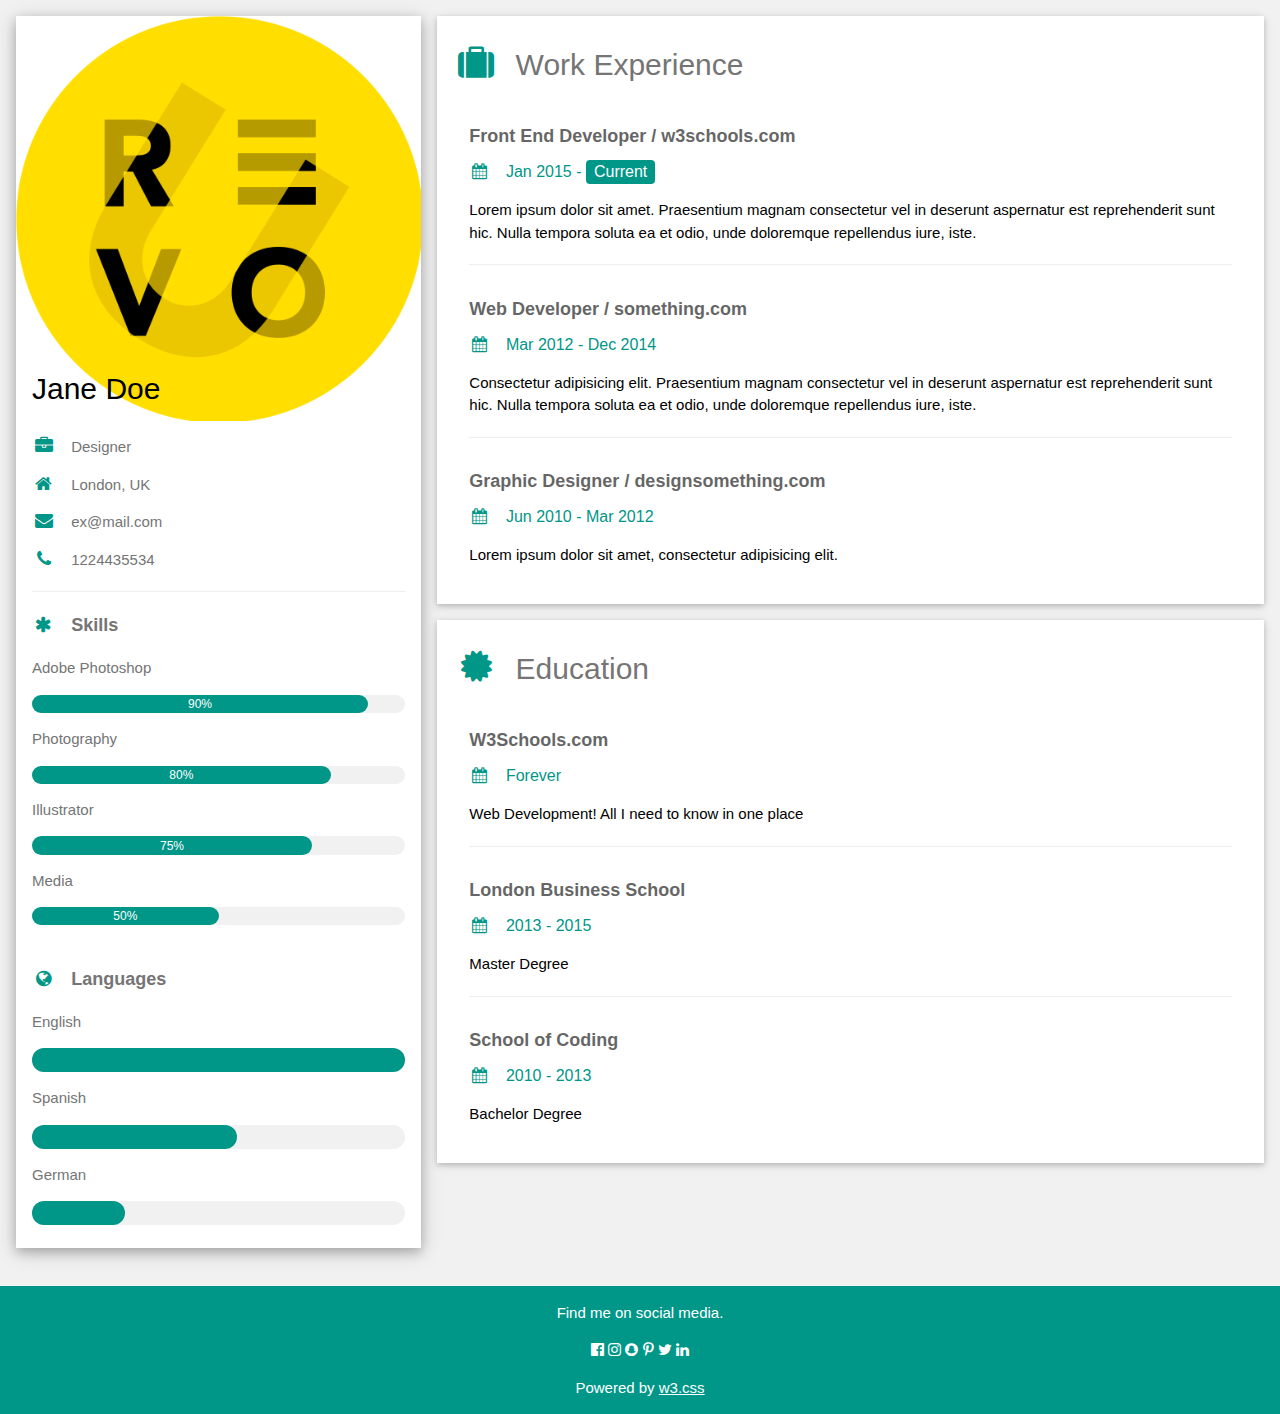
<file: assets/CONTOH.html>
<!DOCTYPE html>
<html>
<title>W3.CSS Template</title>
<meta charset="UTF-8">
<meta name="viewport" content="width=device-width, initial-scale=1">
<link rel="stylesheet" href="https://www.w3schools.com/w3css/4/w3.css">
<link rel='stylesheet' href='https://badoystudio.com/cloudme.fonts.googleapis.com/css?family=Roboto'>
<link rel="stylesheet" href="https://cdnjs.cloudflare.com/ajax/libs/font-awesome/4.7.0/css/font-awesome.min.css">
<style>
    html,
    body,
    h1,
    h2,
    h3,
    h4,
    h5,
    h6 {
        font-family: "Roboto", sans-serif
    }
</style>

<body class="w3-light-grey">

    <!-- Page Container -->
    <div class="w3-content w3-margin-top" style="max-width:1400px;">

        <!-- The Grid -->
        <div class="w3-row-padding">

            <!-- Left Column -->
            <div class="w3-third">

                <div class="w3-white w3-text-grey w3-card-4">
                    <div class="w3-display-container">
                        <img src="/assets/img/logo.png" style="width:100%" alt="Avatar">
                        <div class="w3-display-bottomleft w3-container w3-text-black">
                            <h2>Jane Doe</h2>
                        </div>
                    </div>
                    <div class="w3-container">
                        <p><i class="fa fa-briefcase fa-fw w3-margin-right w3-large w3-text-teal"></i>Designer</p>
                        <p><i class="fa fa-home fa-fw w3-margin-right w3-large w3-text-teal"></i>London, UK</p>
                        <p><i class="fa fa-envelope fa-fw w3-margin-right w3-large w3-text-teal"></i>ex@mail.com</p>
                        <p><i class="fa fa-phone fa-fw w3-margin-right w3-large w3-text-teal"></i>1224435534</p>
                        <hr>

                        <p class="w3-large"><b><i class="fa fa-asterisk fa-fw w3-margin-right w3-text-teal"></i>Skills</b></p>
                        <p>Adobe Photoshop</p>
                        <div class="w3-light-grey w3-round-xlarge w3-small">
                            <div class="w3-container w3-center w3-round-xlarge w3-teal" style="width:90%">90%</div>
                        </div>
                        <p>Photography</p>
                        <div class="w3-light-grey w3-round-xlarge w3-small">
                            <div class="w3-container w3-center w3-round-xlarge w3-teal" style="width:80%">
                                <div class="w3-center w3-text-white">80%</div>
                            </div>
                        </div>
                        <p>Illustrator</p>
                        <div class="w3-light-grey w3-round-xlarge w3-small">
                            <div class="w3-container w3-center w3-round-xlarge w3-teal" style="width:75%">75%</div>
                        </div>
                        <p>Media</p>
                        <div class="w3-light-grey w3-round-xlarge w3-small">
                            <div class="w3-container w3-center w3-round-xlarge w3-teal" style="width:50%">50%</div>
                        </div>
                        <br>

                        <p class="w3-large w3-text-theme"><b><i class="fa fa-globe fa-fw w3-margin-right w3-text-teal"></i>Languages</b></p>
                        <p>English</p>
                        <div class="w3-light-grey w3-round-xlarge">
                            <div class="w3-round-xlarge w3-teal" style="height:24px;width:100%"></div>
                        </div>
                        <p>Spanish</p>
                        <div class="w3-light-grey w3-round-xlarge">
                            <div class="w3-round-xlarge w3-teal" style="height:24px;width:55%"></div>
                        </div>
                        <p>German</p>
                        <div class="w3-light-grey w3-round-xlarge">
                            <div class="w3-round-xlarge w3-teal" style="height:24px;width:25%"></div>
                        </div>
                        <br>
                    </div>
                </div><br>

                <!-- End Left Column -->
            </div>

            <!-- Right Column -->
            <div class="w3-twothird">

                <div class="w3-container w3-card w3-white w3-margin-bottom">
                    <h2 class="w3-text-grey w3-padding-16"><i class="fa fa-suitcase fa-fw w3-margin-right w3-xxlarge w3-text-teal"></i>Work Experience</h2>
                    <div class="w3-container">
                        <h5 class="w3-opacity"><b>Front End Developer / w3schools.com</b></h5>
                        <h6 class="w3-text-teal"><i class="fa fa-calendar fa-fw w3-margin-right"></i>Jan 2015 - <span class="w3-tag w3-teal w3-round">Current</span></h6>
                        <p>Lorem ipsum dolor sit amet. Praesentium magnam consectetur vel in deserunt aspernatur est reprehenderit sunt hic. Nulla tempora soluta ea et odio, unde doloremque repellendus iure, iste.</p>
                        <hr>
                    </div>
                    <div class="w3-container">
                        <h5 class="w3-opacity"><b>Web Developer / something.com</b></h5>
                        <h6 class="w3-text-teal"><i class="fa fa-calendar fa-fw w3-margin-right"></i>Mar 2012 - Dec 2014</h6>
                        <p>Consectetur adipisicing elit. Praesentium magnam consectetur vel in deserunt aspernatur est reprehenderit sunt hic. Nulla tempora soluta ea et odio, unde doloremque repellendus iure, iste.</p>
                        <hr>
                    </div>
                    <div class="w3-container">
                        <h5 class="w3-opacity"><b>Graphic Designer / designsomething.com</b></h5>
                        <h6 class="w3-text-teal"><i class="fa fa-calendar fa-fw w3-margin-right"></i>Jun 2010 - Mar 2012</h6>
                        <p>Lorem ipsum dolor sit amet, consectetur adipisicing elit. </p><br>
                    </div>
                </div>

                <div class="w3-container w3-card w3-white">
                    <h2 class="w3-text-grey w3-padding-16"><i class="fa fa-certificate fa-fw w3-margin-right w3-xxlarge w3-text-teal"></i>Education</h2>
                    <div class="w3-container">
                        <h5 class="w3-opacity"><b>W3Schools.com</b></h5>
                        <h6 class="w3-text-teal"><i class="fa fa-calendar fa-fw w3-margin-right"></i>Forever</h6>
                        <p>Web Development! All I need to know in one place</p>
                        <hr>
                    </div>
                    <div class="w3-container">
                        <h5 class="w3-opacity"><b>London Business School</b></h5>
                        <h6 class="w3-text-teal"><i class="fa fa-calendar fa-fw w3-margin-right"></i>2013 - 2015</h6>
                        <p>Master Degree</p>
                        <hr>
                    </div>
                    <div class="w3-container">
                        <h5 class="w3-opacity"><b>School of Coding</b></h5>
                        <h6 class="w3-text-teal"><i class="fa fa-calendar fa-fw w3-margin-right"></i>2010 - 2013</h6>
                        <p>Bachelor Degree</p><br>
                    </div>
                </div>

                <!-- End Right Column -->
            </div>

            <!-- End Grid -->
        </div>

        <!-- End Page Container -->
    </div>

    <footer class="w3-container w3-teal w3-center w3-margin-top">
        <p>Find me on social media.</p>
        <i class="fa fa-facebook-official w3-hover-opacity"></i>
        <i class="fa fa-instagram w3-hover-opacity"></i>
        <i class="fa fa-snapchat w3-hover-opacity"></i>
        <i class="fa fa-pinterest-p w3-hover-opacity"></i>
        <i class="fa fa-twitter w3-hover-opacity"></i>
        <i class="fa fa-linkedin w3-hover-opacity"></i>
        <p>Powered by <a href="https://www.w3schools.com/w3css/default.asp" target="_blank">w3.css</a></p>
    </footer>

</body>

</html>
</file>
